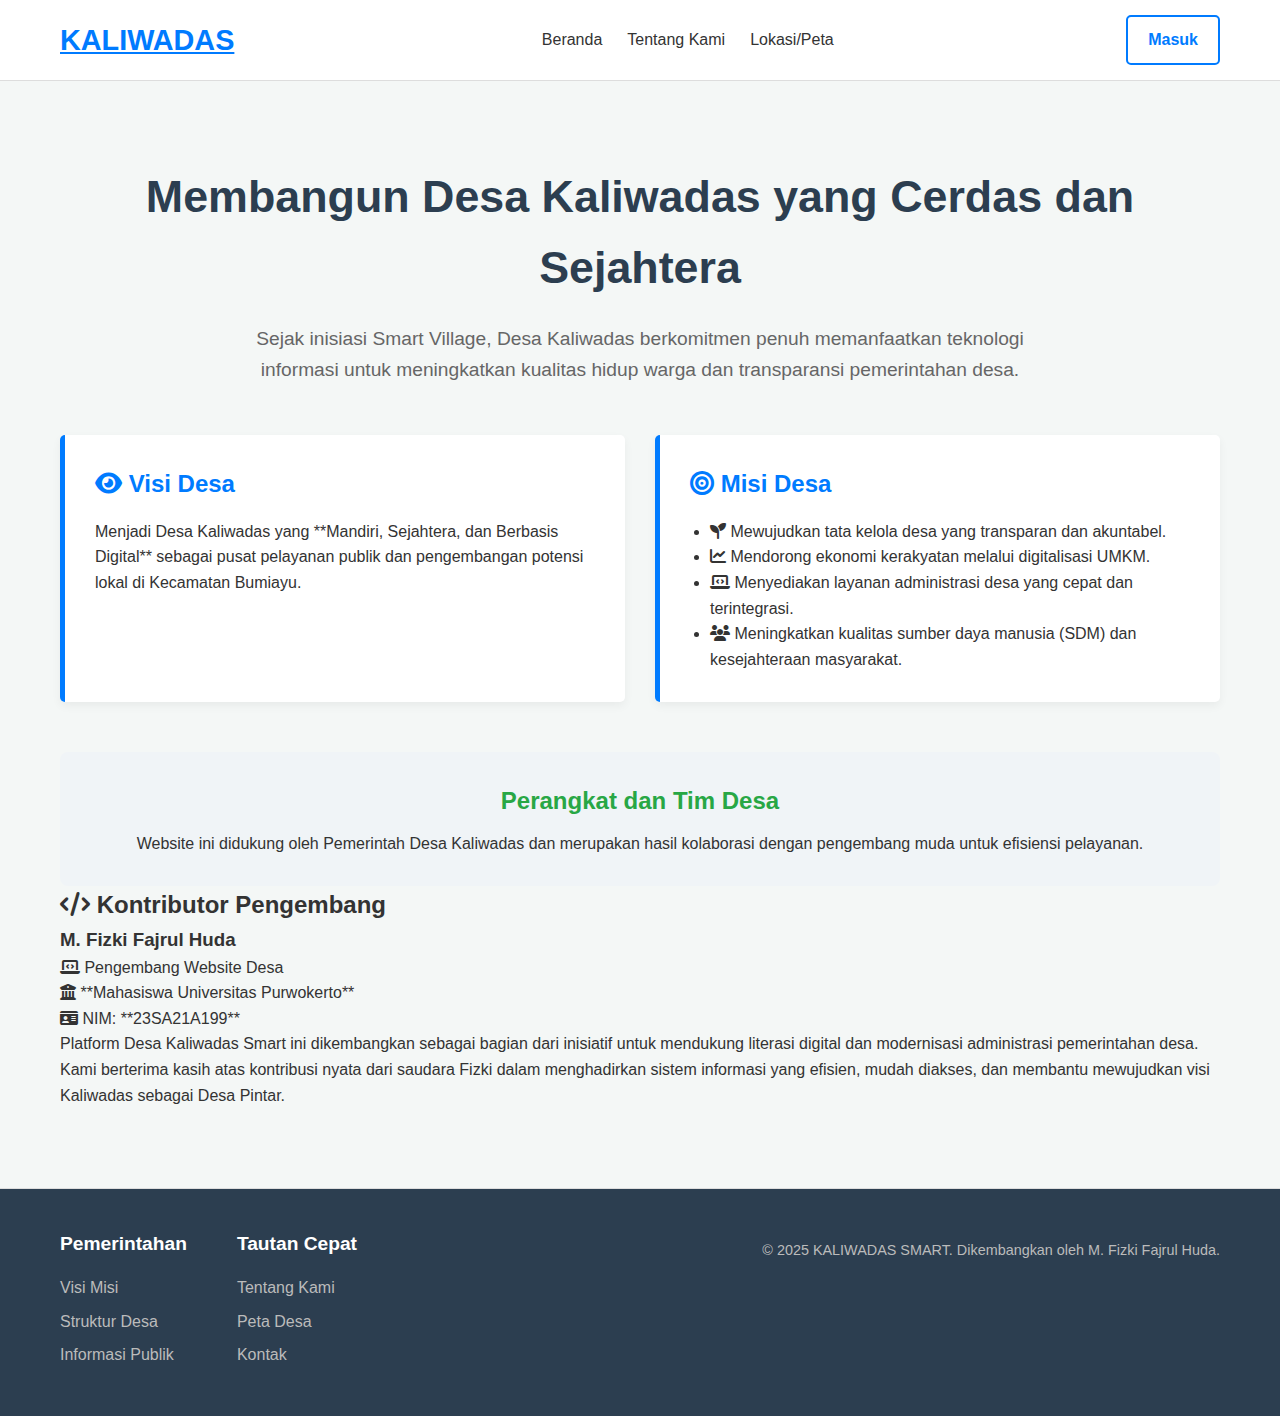
<file: tentangkami.html>
<!DOCTYPE html>
<html lang="id">
<head>
    <meta charset="UTF-8">
    <meta name="viewport" content="width=device-width, initial-scale=1.0">
    <title>Tentang Kami - Desa Kaliwadas Smart</title>
    <link rel="stylesheet" href="style.css">
    <link rel="stylesheet" href="https://cdnjs.cloudflare.com/ajax/libs/font-awesome/6.5.1/css/all.min.css">
    <link href="https://fonts.googleapis.com/css2?family=Roboto:wght@400;700&family=Poppins:wght@600&display=swap" rel="stylesheet">
</head>
<body>

    <header class="main-header">
        <div class="container">
            <a href="web.html" class="logo">KALIWADAS</a>
            <nav class="main-nav">
                <ul>
                    <li><a href="web.html">Beranda</a></li>
                    <li><a href="tentangkami.html" class="active">Tentang Kami</a></li>
                    <li><a href="lokasi.html">Lokasi/Peta</a></li> 
                </ul>
            </nav>
            <a href="#" class="cta-secondary">Masuk</a>
        </div>
    </header>

    <section class="page-content about-page">
        <div class="container">
            <h1 class="page-title">Membangun Desa Kaliwadas yang Cerdas dan Sejahtera</h1>
            <p class="lead-text">Sejak inisiasi Smart Village, Desa Kaliwadas berkomitmen penuh memanfaatkan teknologi informasi untuk meningkatkan kualitas hidup warga dan transparansi pemerintahan desa.</p>
            
            <div class="mission-vision">
                <div class="card-item vision-card">
                    <h2><i class="fas fa-eye"></i> Visi Desa</h2>
                    <p>Menjadi Desa Kaliwadas yang **Mandiri, Sejahtera, dan Berbasis Digital** sebagai pusat pelayanan publik dan pengembangan potensi lokal di Kecamatan Bumiayu.</p>
                </div>
                <div class="card-item mission-card">
                    <h2><i class="fas fa-bullseye"></i> Misi Desa</h2>
                    <ul>
                        <li><i class="fas fa-seedling"></i> Mewujudkan tata kelola desa yang transparan dan akuntabel.</li>
                        <li><i class="fas fa-chart-line"></i> Mendorong ekonomi kerakyatan melalui digitalisasi UMKM.</li>
                        <li><i class="fas fa-laptop-code"></i> Menyediakan layanan administrasi desa yang cepat dan terintegrasi.</li>
                        <li><i class="fas fa-users"></i> Meningkatkan kualitas sumber daya manusia (SDM) dan kesejahteraan masyarakat.</li>
                    </ul>
                </div>
            </div>

            <div class="team-snippet">
                <h2>Perangkat dan Tim Desa</h2>
                <p>Website ini didukung oleh Pemerintah Desa Kaliwadas dan merupakan hasil kolaborasi dengan pengembang muda untuk efisiensi pelayanan.</p>
            </div>
            
            <div class="developer-profile">
                <h2><i class="fas fa-code"></i> Kontributor Pengembang</h2>
                <div class="dev-card">
                    <div class="dev-info">
                        <h3>M. Fizki Fajrul Huda</h3>
                        <p class="role"><i class="fas fa-laptop-code"></i> Pengembang Website Desa</p>
                        <p class="univ"><i class="fas fa-university"></i> **Mahasiswa Universitas Purwokerto**</p>
                        <p class="nim"><i class="fas fa-id-card"></i> NIM: **23SA21A199**</p>
                    </div>
                    <div class="dev-bio">
                        <p>Platform Desa Kaliwadas Smart ini dikembangkan sebagai bagian dari inisiatif untuk mendukung literasi digital dan modernisasi administrasi pemerintahan desa.</p>
                        <p>Kami berterima kasih atas kontribusi nyata dari saudara Fizki dalam menghadirkan sistem informasi yang efisien, mudah diakses, dan membantu mewujudkan visi Kaliwadas sebagai Desa Pintar.</p>
                    </div>
                </div>
            </div>

        </div>
    </section>

    <footer class="main-footer">
        <div class="container">
            <div class="footer-links">
                <div class="footer-col">
                    <h3>Pemerintahan</h3>
                    <ul>
                        <li><a href="#">Visi Misi</a></li>
                        <li><a href="#">Struktur Desa</a></li>
                        <li><a href="#">Informasi Publik</a></li>
                    </ul>
                </div>
                <div class="footer-col">
                    <h3>Tautan Cepat</h3>
                    <ul>
                        <li><a href="tentangkami.html">Tentang Kami</a></li>
                        <li><a href="lokasi.html">Peta Desa</a></li>
                        <li><a href="#">Kontak</a></li>
                    </ul>
                </div>
            </div>
            <div class="copyright">
                <p>&copy; 2025 KALIWADAS SMART. Dikembangkan oleh M. Fizki Fajrul Huda.</p>
            </div>
        </div>
    </footer>

</body>
</html>
</file>
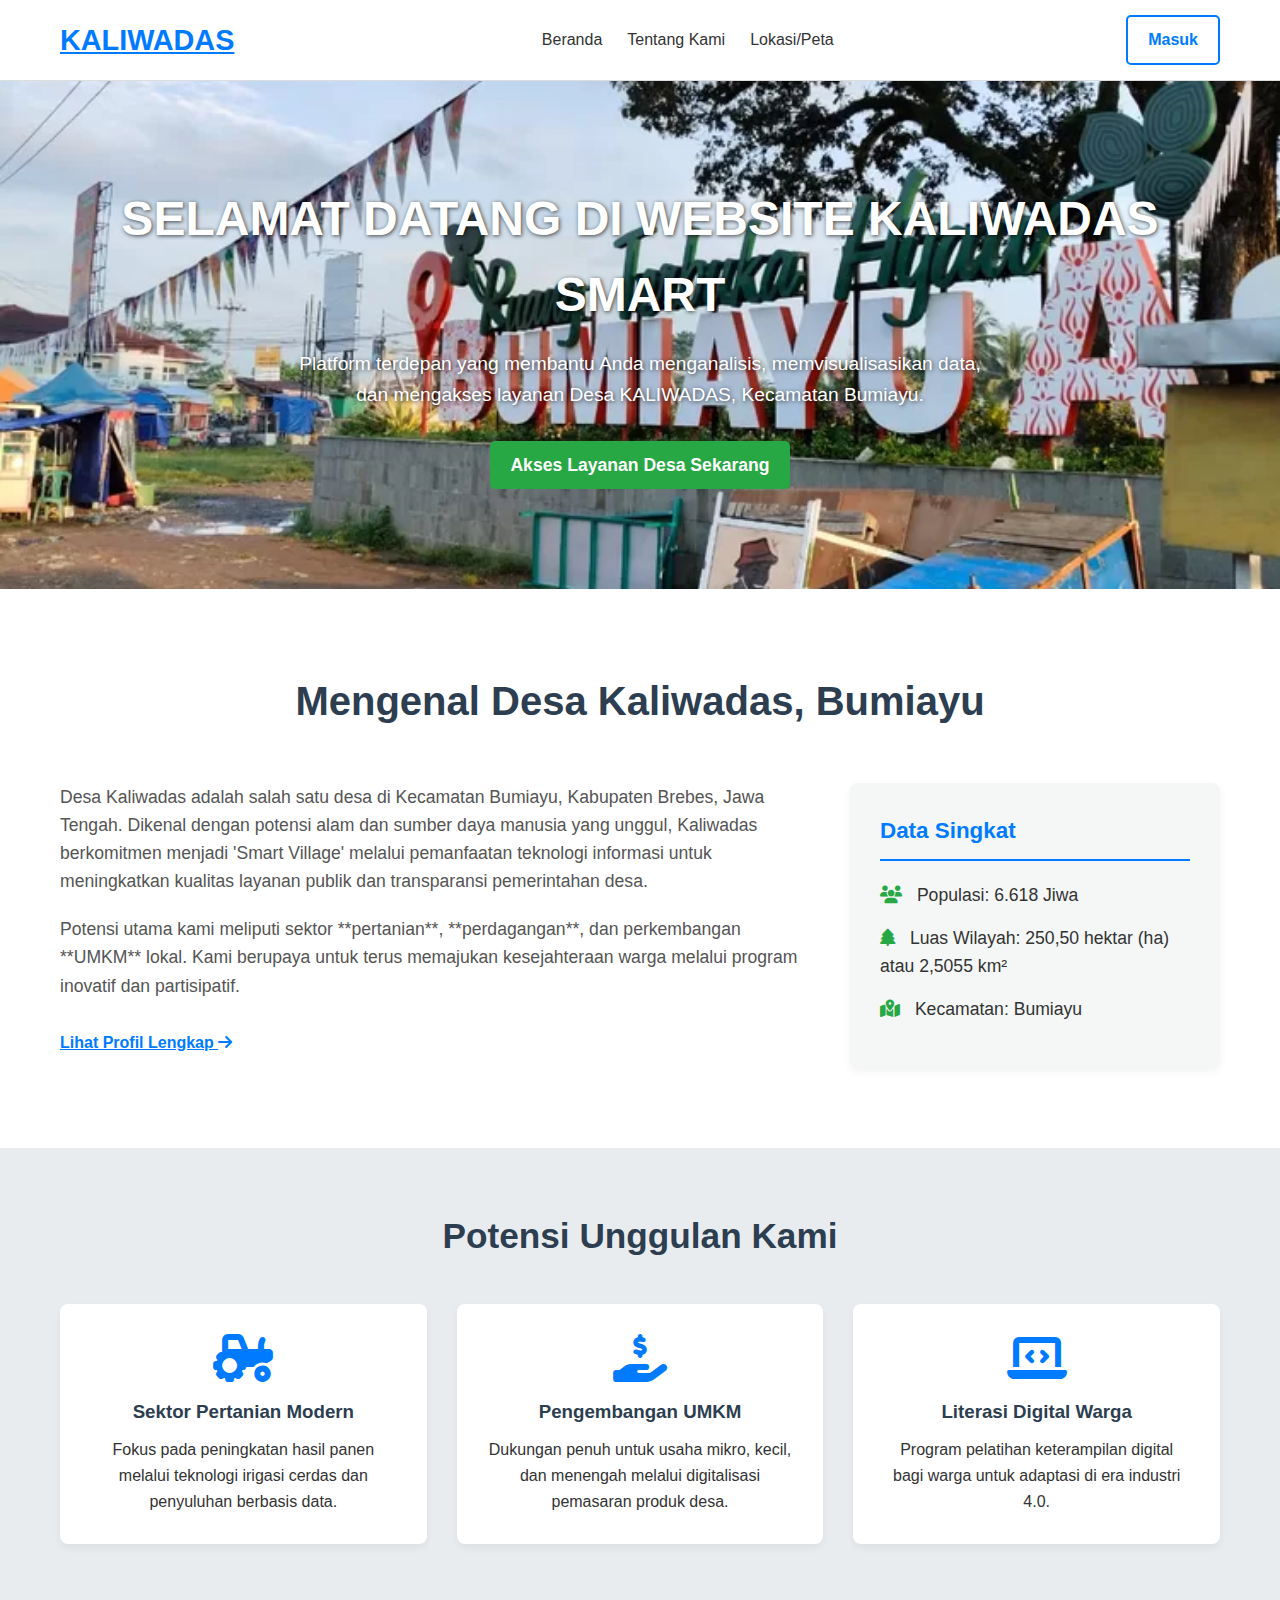
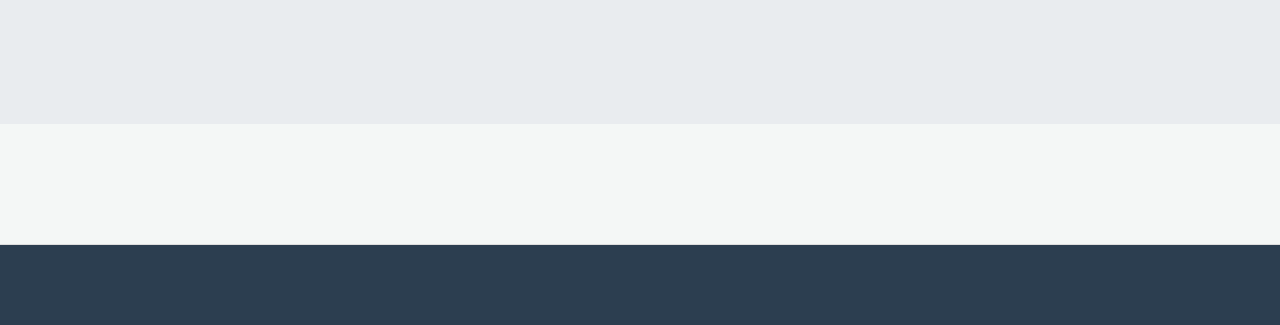
<file: web.html>
<!DOCTYPE html>
<html lang="id">
<head>
    <meta charset="UTF-8">
    <meta name="viewport" content="width=device-width, initial-scale=1.0">
    <title>Beranda - KALIWADAS SMART</title>
    <link rel="stylesheet" href="style.css">
    <link rel="stylesheet" href="https://cdnjs.cloudflare.com/ajax/libs/font-awesome/6.5.1/css/all.min.css">
    <link href="https://fonts.googleapis.com/css2?family=Roboto:wght@400;700&display=swap" rel="stylesheet">
</head>
<body>

    <header class="main-header">
        <div class="container">
            <a href="web.html" class="logo">KALIWADAS</a>
            <nav class="main-nav">
                <ul>
                    <li><a href="web.html" class="active">Beranda</a></li>
                    <li><a href="tentangkami.html">Tentang Kami</a></li>
                    <li><a href="lokasi.html">Lokasi/Peta</a></li> 
                </ul>
            </nav>
            <a href="#" class="cta-secondary">Masuk</a>
        </div>
    </header>
    
    <section class="hero-section">
        <div class="container">
            <h1>SELAMAT DATANG DI WEBSITE KALIWADAS SMART</h1>
            <p>Platform terdepan yang membantu Anda menganalisis, memvisualisasikan data, dan mengakses layanan Desa KALIWADAS, Kecamatan Bumiayu.</p>
            
            <a href="https://webgis.dpu.brebeskab.go.id/detail/Jl-Kaliwadas-Kedungoleng" class="cta-primary" target="_blank">Akses Layanan Desa Sekarang</a>
        </div>
    </section>

    <section class="info-desa-kaliwadas">
        <div class="container">
            <h2>Mengenal Desa Kaliwadas, Bumiayu</h2>
            <div class="info-grid">
                <div class="info-text">
                    <p>Desa Kaliwadas adalah salah satu desa di Kecamatan Bumiayu, Kabupaten Brebes, Jawa Tengah. Dikenal dengan potensi alam dan sumber daya manusia yang unggul, Kaliwadas berkomitmen menjadi 'Smart Village' melalui pemanfaatan teknologi informasi untuk meningkatkan kualitas layanan publik dan transparansi pemerintahan desa.</p>
                    <p>Potensi utama kami meliputi sektor **pertanian**, **perdagangan**, dan perkembangan **UMKM** lokal. Kami berupaya untuk terus memajukan kesejahteraan warga melalui program inovatif dan partisipatif.</p>
                    <a href="tentangkami.html" class="cta-tertiary">Lihat Profil Lengkap <i class="fas fa-arrow-right"></i></a>
                </div>
                <div class="info-stats">
                    <h3>Data Singkat</h3>
                    <ul>
                        <li><i class="fas fa-users"></i> Populasi: 6.618 Jiwa</li>
                        <li><i class="fas fa-tree"></i> Luas Wilayah: 250,50 hektar (ha) atau 2,5055 km²</li>
                        <li><i class="fas fa-map-marked-alt"></i> Kecamatan: Bumiayu</li>
                    </ul>
                </div>
            </div>
        </div>
    </section>

    <section class="potensi-unggulan">
        <div class="container">
            <h2>Potensi Unggulan Kami</h2>
            <div class="potensi-grid">
                <div class="potensi-item">
                    <i class="fas fa-tractor icon-potensi"></i>
                    <h3>Sektor Pertanian Modern</h3>
                    <p>Fokus pada peningkatan hasil panen melalui teknologi irigasi cerdas dan penyuluhan berbasis data.</p>
                </div>
                <div class="potensi-item">
                    <i class="fas fa-hand-holding-usd icon-potensi"></i>
                    <h3>Pengembangan UMKM</h3>
                    <p>Dukungan penuh untuk usaha mikro, kecil, dan menengah melalui digitalisasi pemasaran produk desa.</p>
                </div>
                <div class="potensi-item">
                    <i class="fas fa-laptop-code icon-potensi"></i>
                    <h3>Literasi Digital Warga</h3>
                    <p>Program pelatihan keterampilan digital bagi warga untuk adaptasi di era industri 4.0.</p>
                </div>
            </div>
        </div>
    </section>
    
    <section class="features-section">
        </section>

    <section class="testimonial-section">
        </section>

    <footer class="main-footer">
        </footer>

</body>
</html>
</file>
<file: style.css>
* {
    margin: 0;
    padding: 0;
    box-sizing: border-box;
}

body {
    font-family: 'Roboto', sans-serif;
    line-height: 1.6;
    color: #333;
    background-color: #f4f7f6;
}

.container {
    max-width: 1200px;
    margin: 0 auto;
    padding: 0 20px;
}

/* WARNA UTAMA */
:root {
    --primary-color: #007bff; /* Biru */
    --secondary-color: #28a745; /* Hijau */
    --text-dark: #333;
    --text-light: #fff;
    --bg-light: #fff;
    --bg-dark: #2c3e50; /* Biru Tua */
}

/* HEADER */
.main-header {
    background-color: var(--bg-light);
    border-bottom: 1px solid #ddd;
    padding: 15px 0;
}

.main-header .container {
    display: flex;
    justify-content: space-between;
    align-items: center;
}

.logo {
    font-size: 1.8em;
    font-weight: 700;
    color: var(--primary-color);
}

.main-nav ul {
    list-style: none;
    display: flex;
}

.main-nav ul li a {
    text-decoration: none;
    color: var(--text-dark);
    margin-left: 25px;
    font-weight: 400;
    transition: color 0.3s;
}

.main-nav ul li a:hover {
    color: var(--primary-color);
}

/* CTA BUTTONS */
.cta-primary, .cta-secondary {
    text-decoration: none;
    padding: 10px 20px;
    border-radius: 5px;
    font-weight: 700;
    transition: background-color 0.3s, color 0.3s;
}

.cta-primary {
    background-color: var(--secondary-color);
    color: var(--text-light);
    border: none;
    display: inline-block;
    font-size: 1.1em;
}

.cta-primary:hover {
    background-color: #218838; /* Hijau lebih gelap */
}

.cta-secondary {
    background-color: transparent;
    color: var(--primary-color);
    border: 2px solid var(--primary-color);
    margin-left: 10px;
}

.cta-secondary:hover {
    background-color: var(--primary-color);
    color: var(--text-light);
}


/* HERO SECTION */
.hero-section {
    background-color: var(--bg-light);
    padding: 100px 0;
    text-align: center;
}

.hero-section h1 {
    font-size: 3em;
    margin-bottom: 15px;
    color: var(--bg-dark);
}

.hero-section p {
    font-size: 1.2em;
    color: #666;
    margin-bottom: 30px;
    max-width: 700px;
    margin-left: auto;
    margin-right: auto;
}

/* FEATURE SECTION */
.features-section {
    padding: 60px 0;
    text-align: center;
    background-color: #e9ecef;
}

.features-section h2 {
    margin-bottom: 40px;
    font-size: 2em;
}

.feature-grid {
    display: grid;
    grid-template-columns: repeat(3, 1fr);
    gap: 30px;
}

.feature-item {
    background-color: var(--bg-light);
    padding: 30px;
    border-radius: 8px;
    box-shadow: 0 4px 8px rgba(0, 0, 0, 0.05);
}

.feature-item .icon {
    font-size: 3em;
    display: block;
    margin-bottom: 15px;
}

.feature-item h3 {
    margin-bottom: 10px;
    color: var(--primary-color);
}

/* TESTIMONIALS */
.testimonial-section {
    padding: 60px 0;
    text-align: center;
}

.testimonial-section h2 {
    margin-bottom: 40px;
    font-size: 2em;
}

.testimonial-card {
    max-width: 600px;
    margin: 0 auto;
    background-color: var(--bg-light);
    padding: 30px;
    border-left: 5px solid var(--primary-color);
    box-shadow: 0 2px 5px rgba(0, 0, 0, 0.1);
}

.testimonial-card p {
    font-style: italic;
    font-size: 1.1em;
    margin-bottom: 15px;
}

.client-name {
    font-weight: 700;
    color: #666;
}

/* FINAL CTA */
.final-cta {
    background-color: var(--primary-color);
    color: var(--text-light);
    padding: 60px 0;
    text-align: center;
}

.final-cta h2 {
    margin-bottom: 20px;
    font-size: 2.5em;
}

.final-cta .cta-primary {
    background-color: var(--secondary-color);
    color: var(--text-light);
}

.final-cta .cta-primary:hover {
    background-color: #218838;
}

/* FOOTER */
.main-footer {
    background-color: var(--bg-dark);
    color: #bbb;
    padding: 40px 0;
}

.main-footer .container {
    display: flex;
    justify-content: space-between;
}

.footer-links {
    display: flex;
    gap: 50px;
}

.footer-col h3 {
    color: var(--text-light);
    margin-bottom: 15px;
    font-size: 1.2em;
}

.footer-col ul {
    list-style: none;
}

.footer-col ul li a {
    color: #bbb;
    text-decoration: none;
    display: block;
    margin-bottom: 8px;
    transition: color 0.3s;
}

.footer-col ul li a:hover {
    color: var(--primary-color);
}

.copyright {
    text-align: right;
    padding-top: 10px;
    font-size: 0.9em;
}
.map-section {
    padding: 60px 0;
    background-color: var(--bg-light);
}

.map-section .container {
    display: flex;
    flex-direction: column;
    align-items: center;
}

.map-section h2 {
    font-size: 2em;
    margin-bottom: 30px;
    color: var(--primary-color);
}

#map-container {
    width: 100%;
    height: 400px; /* Tinggi Peta */
    background-color: #eee;
    border: 1px solid #ddd;
    border-radius: 8px;
    overflow: hidden;
    margin-bottom: 30px;
    display: flex;
    justify-content: center;
    align-items: center;
    color: #666;
}

#map-container iframe {
    /* Pastikan iframe mengambil 100% dari wadahnya */
    width: 100%;
    height: 100%;
    display: block;
}

.contact-info {
    text-align: center;
}

.contact-info h3 {
    margin-bottom: 15px;
    color: var(--text-dark);
}

.contact-info p {
    margin-bottom: 5px;
}

/* Penyesuaian Footer agar tidak terlalu berdempetan dengan Map Section */
.main-footer {
    border-top: 1px solid #ddd;
}
/* GAYA UNTUK HALAMAN LOKASI/PETA (lokasi.html) */

.page-content {
    padding: 80px 0;
    min-height: 60vh; /* Agar konten tidak terlalu pendek */
}

.map-page h1 {
    text-align: center;
    font-size: 2.5em;
    margin-bottom: 10px;
    color: var(--primary-color);
}

.map-page .subtitle {
    text-align: center;
    font-size: 1.1em;
    color: #666;
    margin-bottom: 40px;
}

.map-container-full {
    width: 100%;
    /* Tinggi diatur di iframe, tapi kita tambahkan border-radius untuk estetika */
    border-radius: 10px;
    overflow: hidden;
    margin-bottom: 40px;
    box-shadow: 0 4px 15px rgba(0, 0, 0, 0.1);
}

.map-container-full iframe {
    display: block;
}

.contact-info-detail {
    padding: 30px 0;
}

.contact-info-detail h2 {
    text-align: center;
    margin-bottom: 30px;
    font-size: 2em;
}

.contact-grid {
    display: grid;
    grid-template-columns: repeat(2, 1fr);
    gap: 30px;
    text-align: left;
}

.contact-grid h3 {
    color: var(--secondary-color);
    margin-bottom: 15px;
}

.contact-grid p {
    margin-bottom: 5px;
}

/* Responsiveness dasar untuk halaman peta */
@media (max-width: 768px) {
    .contact-grid {
        grid-template-columns: 1fr; /* Tumpuk kolom di perangkat kecil */
        text-align: center;
    }
}
/* --- GAYA TAMBAHAN UNTUK TENTANG KAMI & LAYANAN --- */

.page-content {
    padding: 80px 0;
    min-height: 70vh;
}

.page-title {
    text-align: center;
    font-size: 2.8em;
    margin-bottom: 20px;
    color: var(--bg-dark);
}

.lead-text {
    text-align: center;
    font-size: 1.2em;
    color: #666;
    margin-bottom: 50px;
    max-width: 800px;
    margin-left: auto;
    margin-right: auto;
}

/* TENTANG KAMI (ABOUT-PAGE) */
.mission-vision {
    display: flex;
    gap: 30px;
    margin-bottom: 50px;
    text-align: left;
}

.card-item {
    flex: 1;
    padding: 30px;
    background-color: var(--bg-light);
    border-left: 5px solid var(--primary-color);
    border-radius: 5px;
    box-shadow: 0 4px 10px rgba(0, 0, 0, 0.05);
}

.card-item h2 {
    color: var(--primary-color);
    margin-bottom: 15px;
}

.card-item ul {
    margin-left: 20px;
}

.team-snippet {
    text-align: center;
    padding: 30px;
    background-color: #f0f4f7;
    border-radius: 8px;
}
.team-snippet h2 {
    color: var(--secondary-color);
    margin-bottom: 10px;
}


/* LAYANAN (SERVICES-PAGE) */
.service-list {
    display: grid;
    grid-template-columns: repeat(3, 1fr);
    gap: 30px;
}

.detail-card {
    padding: 25px;
    background-color: var(--bg-light);
    border: 1px solid #ddd;
    border-radius: 8px;
    transition: box-shadow 0.3s;
    text-align: center;
}

.detail-card:hover {
    box-shadow: 0 8px 20px rgba(0, 0, 0, 0.1);
}

.detail-card h3 {
    color: var(--primary-color);
    margin-bottom: 15px;
}

.detail-card p {
    margin-bottom: 20px;
}

/* Responsiveness Dasar untuk tablet/mobile */
@media (max-width: 768px) {
    .mission-vision, .service-list {
        flex-direction: column;
        grid-template-columns: 1fr;
    }
}
/* HERO SECTION */
.hero-section {
    /* Properti untuk menjadikan Tug Suci sebagai latar belakang */
    background-image: url('bumiayu.jpg'); /* Ganti path jika foto tidak di root folder */
    background-size: cover; /* PASTIKAN GAMBAR MENUTUPI SELURUH AREA HERO */
    background-position: center center; /* Pusatkan gambar */
    background-repeat: no-repeat; /* Jangan ulangi gambar */
    
    /* Tambahkan tinggi minimum agar hero terlihat jelas, karena tidak ada img di dalamnya */
    min-height: 450px; 
    
    padding: 100px 0; /* Pertahankan padding untuk konten */
    text-align: center;
    
    /* Ganti background-color dengan overlay jika perlu */
    /* background-color: var(--bg-light); <-- Hapus atau ganti dengan warna overlay */
}

/* Tambahkan lapisan (overlay) gelap agar teks mudah dibaca */
.hero-section .container {
    /* Anda bisa menambahkan pseudo-element di CSS untuk overlay,
       atau memberikan warna pada teks agar kontras */
    position: relative;
    z-index: 2; /* Pastikan konten di atas latar belakang */
}

/* Buat Teks Kontras */
.hero-section h1, 
.hero-section p {
    color: var(--text-light); /* Ubah teks menjadi putih atau warna cerah */
    /* Tambahkan bayangan teks agar lebih mudah dibaca di atas gambar */
    text-shadow: 1px 1px 4px rgba(0, 0, 0, 0.7); 
}
/* Gaya Dasar Body dan Container */
body {
    margin: 0;
    font-family: Arial, sans-serif;
}

.container {
    max-width: 1200px; /* Lebar maksimum konten */
    margin: 0 auto; /* Tengah secara horizontal */
    padding: 0 20px;
}

/* Gaya Navbar Utama */
.navbar-layanan {
    background-color: #004d40; /* Warna hijau tua khas desa */
    color: white;
    padding: 10px 0;
    box-shadow: 0 2px 5px rgba(0, 0, 0, 0.2);
}

.navbar-layanan .container {
    display: flex;
    justify-content: space-between; /* Pisahkan logo dan menu */
    align-items: center;
}

/* Gaya Logo Desa */
.logo-desa {
    color: white;
    text-decoration: none;
    font-size: 1.5em;
    font-weight: bold;
}

/* Gaya Daftar Link */
.nav-links {
    list-style: none;
    margin: 0;
    padding: 0;
    display: flex; /* Link disusun horizontal */
}

.nav-links li {
    margin-left: 20px;
}

.nav-links li a {
    color: white;
    text-decoration: none;
    padding: 8px 12px;
    display: block;
    transition: background-color 0.3s;
    border-radius: 4px;
}

/* Efek Hover */
.nav-links li a:hover {
    background-color: #00796b; /* Warna hijau sedikit lebih terang saat di-hover */
}

/* Penekanan untuk link Beranda */
.nav-links .link-utama a {
    background-color: #d32f2f; /* Warna merah agar menonjol */
}
.nav-links .link-utama a:hover {
    background-color: #e53935;
}

/* Gaya Tombol Mobile (Sembunyikan di desktop) */
.nav-toggle {
    display: none;
}

/* Media Queries untuk Tampilan Mobile (Opsional) */
@media (max-width: 768px) {
    .nav-links {
        /* Sembunyikan link secara default di mobile */
        display: none;
        flex-direction: column;
        width: 100%;
        position: absolute;
        top: 60px; /* Sesuaikan dengan tinggi navbar */
        left: 0;
        background-color: #004d40;
        z-index: 10;
        padding: 10px 0;
    }
    
    .nav-links li {
        margin: 0;
        border-top: 1px solid #00695c;
    }

    .nav-links li a {
        padding: 15px 20px;
    }

    /* Tampilkan tombol mobile */
    .nav-toggle {
        display: block;
        background: none;
        border: none;
        color: white;
        font-size: 1.5em;
        cursor: pointer;
    }

    /* Anda perlu JavaScript untuk menampilkan/menyembunyikan .nav-links saat .nav-toggle diklik */
    /* Contoh: .nav-links.active { display: flex; } */
}
/* ========================================================== */
/* GAYA BARU: INFORMASI DESA KALIWADAS */
/* ========================================================== */
.info-desa-kaliwadas {
    padding: 80px 0;
    background-color: var(--bg-light); /* Latar belakang putih */
}

.info-desa-kaliwadas h2 {
    text-align: center;
    font-size: 2.5em;
    color: var(--bg-dark); /* Biru Tua/Gelap */
    margin-bottom: 50px;
}

.info-grid {
    display: grid;
    grid-template-columns: 2fr 1fr; /* Bagian Teks lebih besar dari Statistik */
    gap: 50px;
    align-items: start;
}

.info-text p {
    margin-bottom: 20px;
    font-size: 1.1em;
    color: #555;
}

.cta-tertiary {
    display: inline-block;
    color: var(--primary-color);
    font-weight: 700;
    margin-top: 10px;
    transition: color 0.3s;
}

.cta-tertiary:hover {
    color: var(--secondary-color);
}

.info-stats {
    background-color: #f4f7f6; /* Latar belakang abu-abu muda */
    padding: 30px;
    border-radius: 8px;
    box-shadow: 0 4px 10px rgba(0, 0, 0, 0.05);
}

.info-stats h3 {
    color: var(--primary-color);
    border-bottom: 2px solid var(--primary-color);
    padding-bottom: 10px;
    margin-bottom: 20px;
    font-size: 1.4em;
}

.info-stats ul {
    list-style: none;
    padding: 0;
}

.info-stats ul li {
    margin-bottom: 15px;
    font-size: 1.1em;
    color: var(--text-dark);
}

.info-stats ul li i {
    margin-right: 10px;
    color: var(--secondary-color); /* Ikon warna Hijau */
}

/* ========================================================== */
/* GAYA BARU: POTENSI UNGGULAN */
/* ========================================================== */
.potensi-unggulan {
    padding: 60px 0;
    background-color: #e9ecef; /* Sama seperti features-section */
    text-align: center;
}

.potensi-unggulan h2 {
    font-size: 2.2em;
    color: var(--bg-dark);
    margin-bottom: 40px;
}

.potensi-grid {
    display: grid;
    grid-template-columns: repeat(3, 1fr);
    gap: 30px;
}

.potensi-item {
    background-color: var(--bg-light);
    padding: 30px;
    border-radius: 8px;
    box-shadow: 0 4px 8px rgba(0, 0, 0, 0.05);
    transition: transform 0.3s;
}

.potensi-item:hover {
    transform: translateY(-5px);
    box-shadow: 0 8px 15px rgba(0, 0, 0, 0.1);
}

.icon-potensi {
    font-size: 3em;
    color: var(--primary-color);
    display: block;
    margin-bottom: 15px;
}

.potensi-item h3 {
    color: var(--bg-dark);
    margin-bottom: 10px;
}

/* ========================================================== */
/* RESPONSIF UNTUK BAGIAN BARU */
/* ========================================================== */
@media (max-width: 992px) {
    .info-grid {
        grid-template-columns: 1fr; /* Tumpuk di tablet */
    }
    .potensi-grid {
        grid-template-columns: repeat(2, 1fr); /* 2 kolom di tablet */
    }
}

@media (max-width: 600px) {
    .potensi-grid {
        grid-template-columns: 1fr; /* 1 kolom di mobile */
    }
}
</file>
